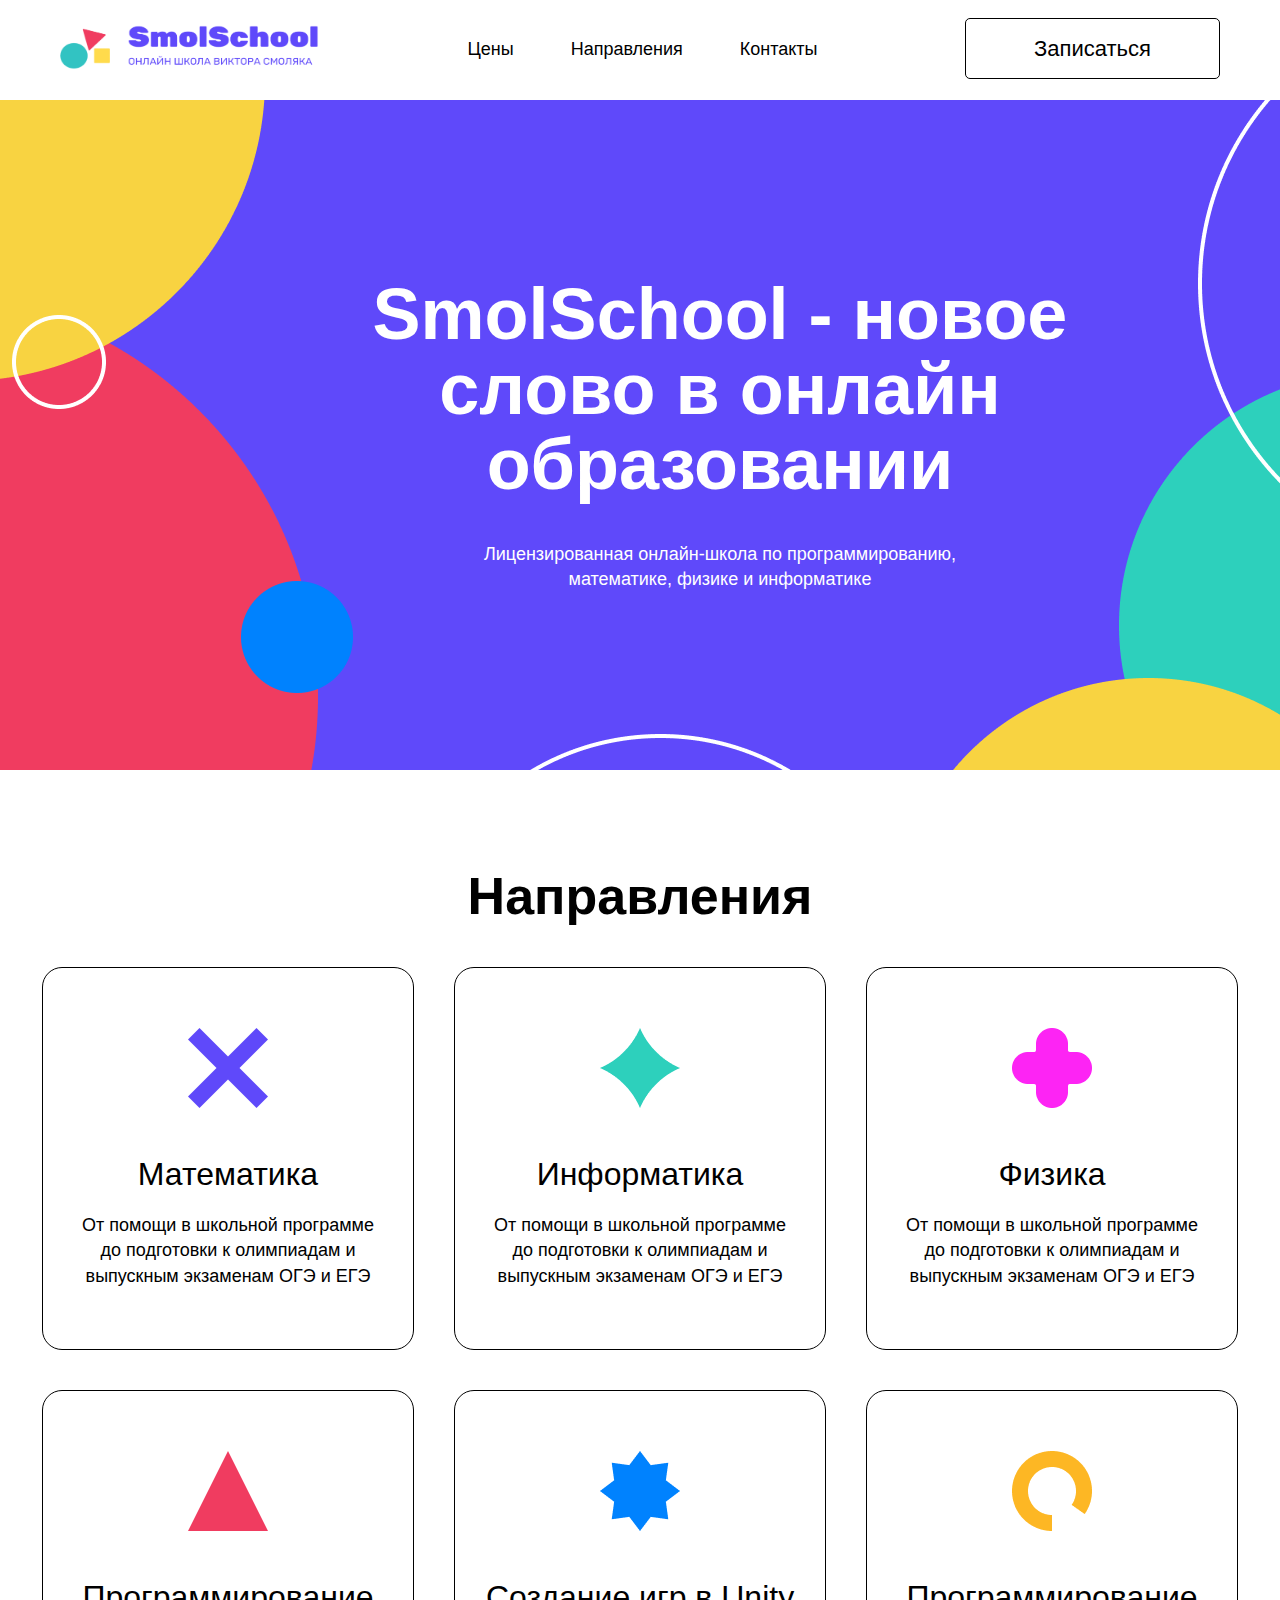
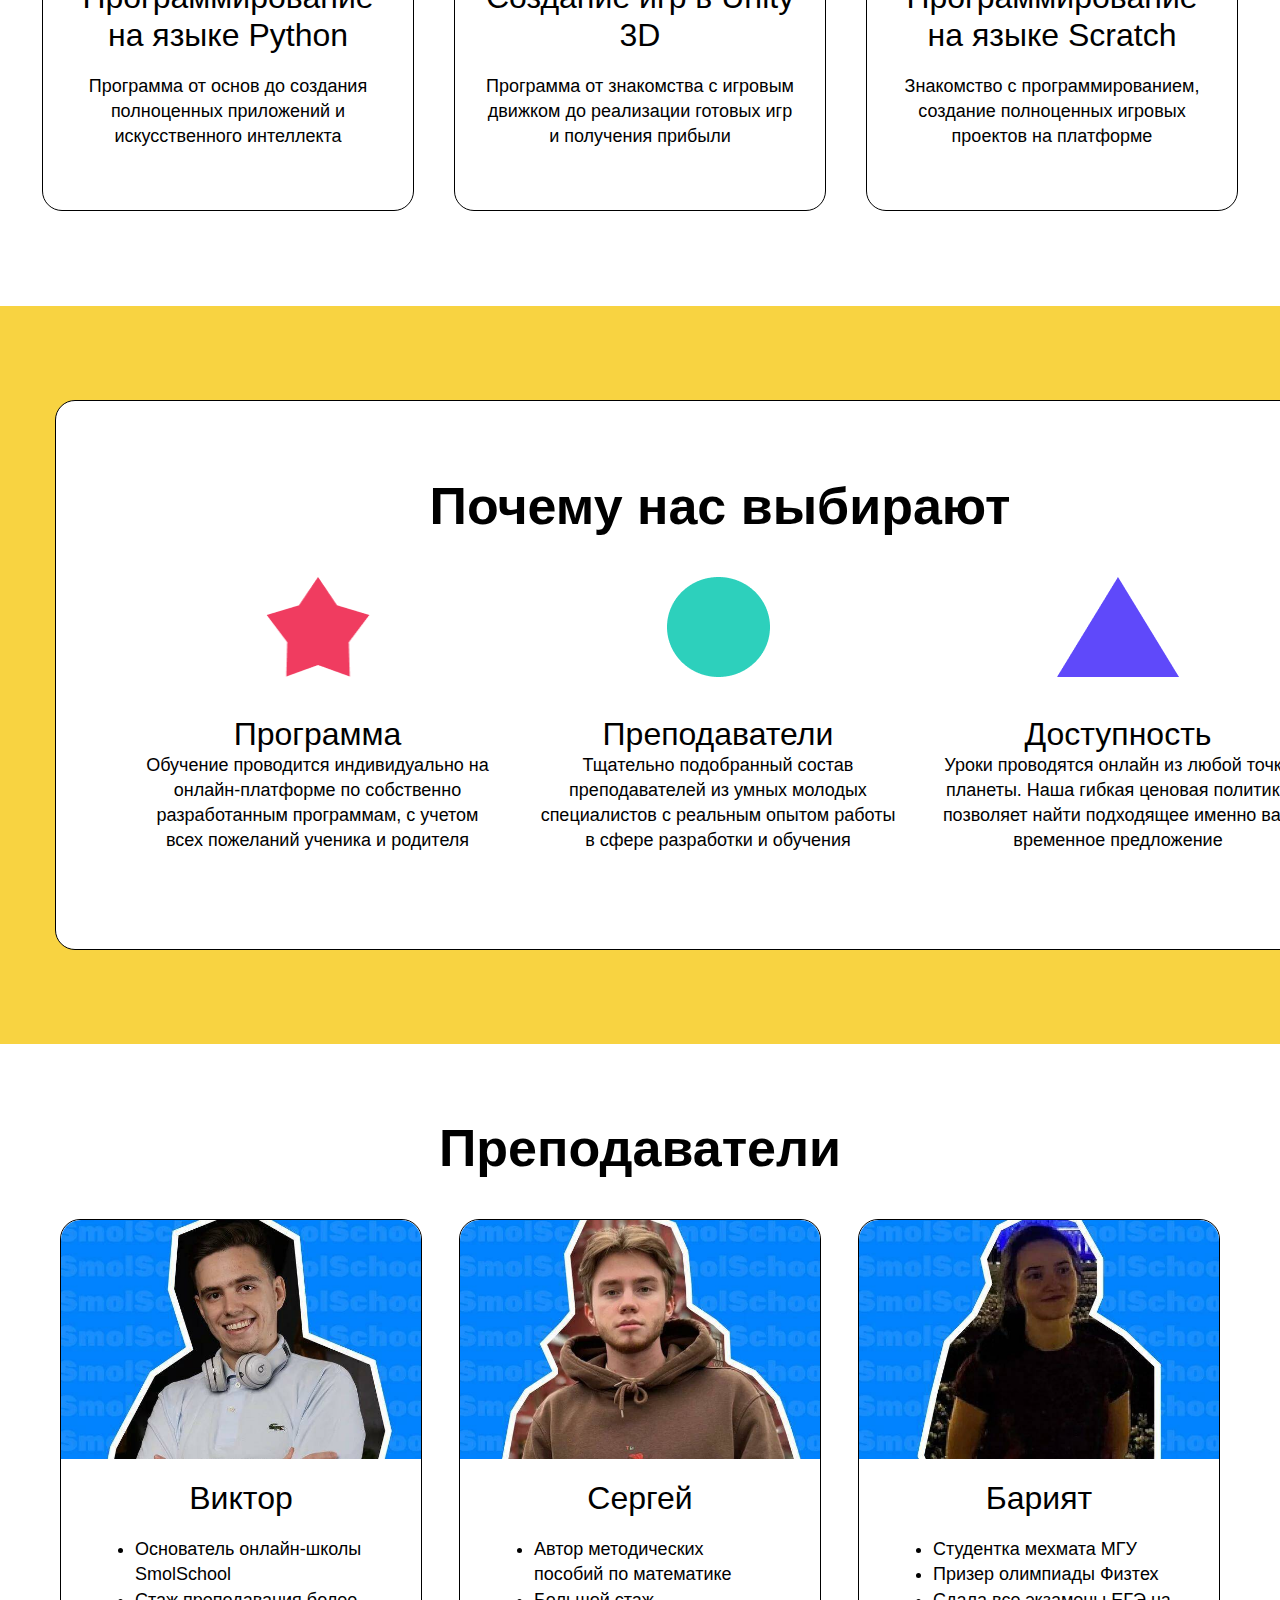
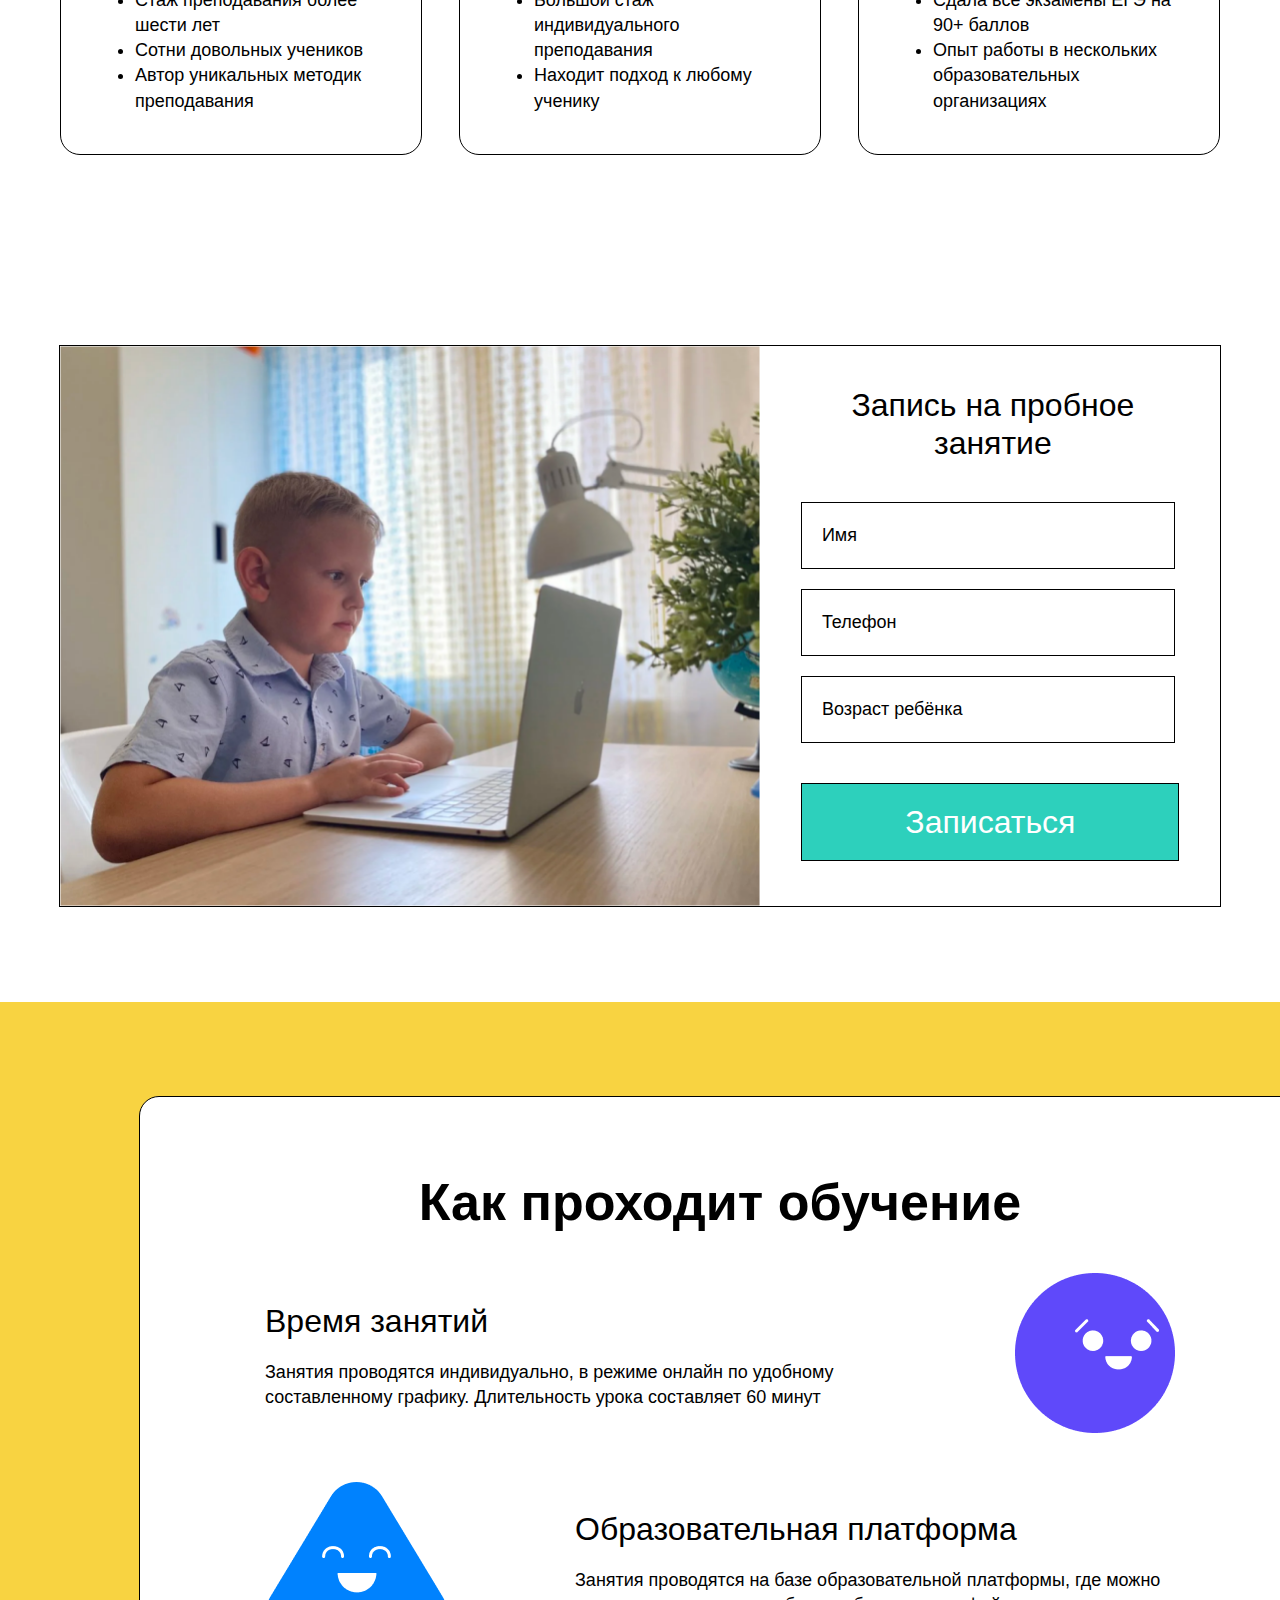
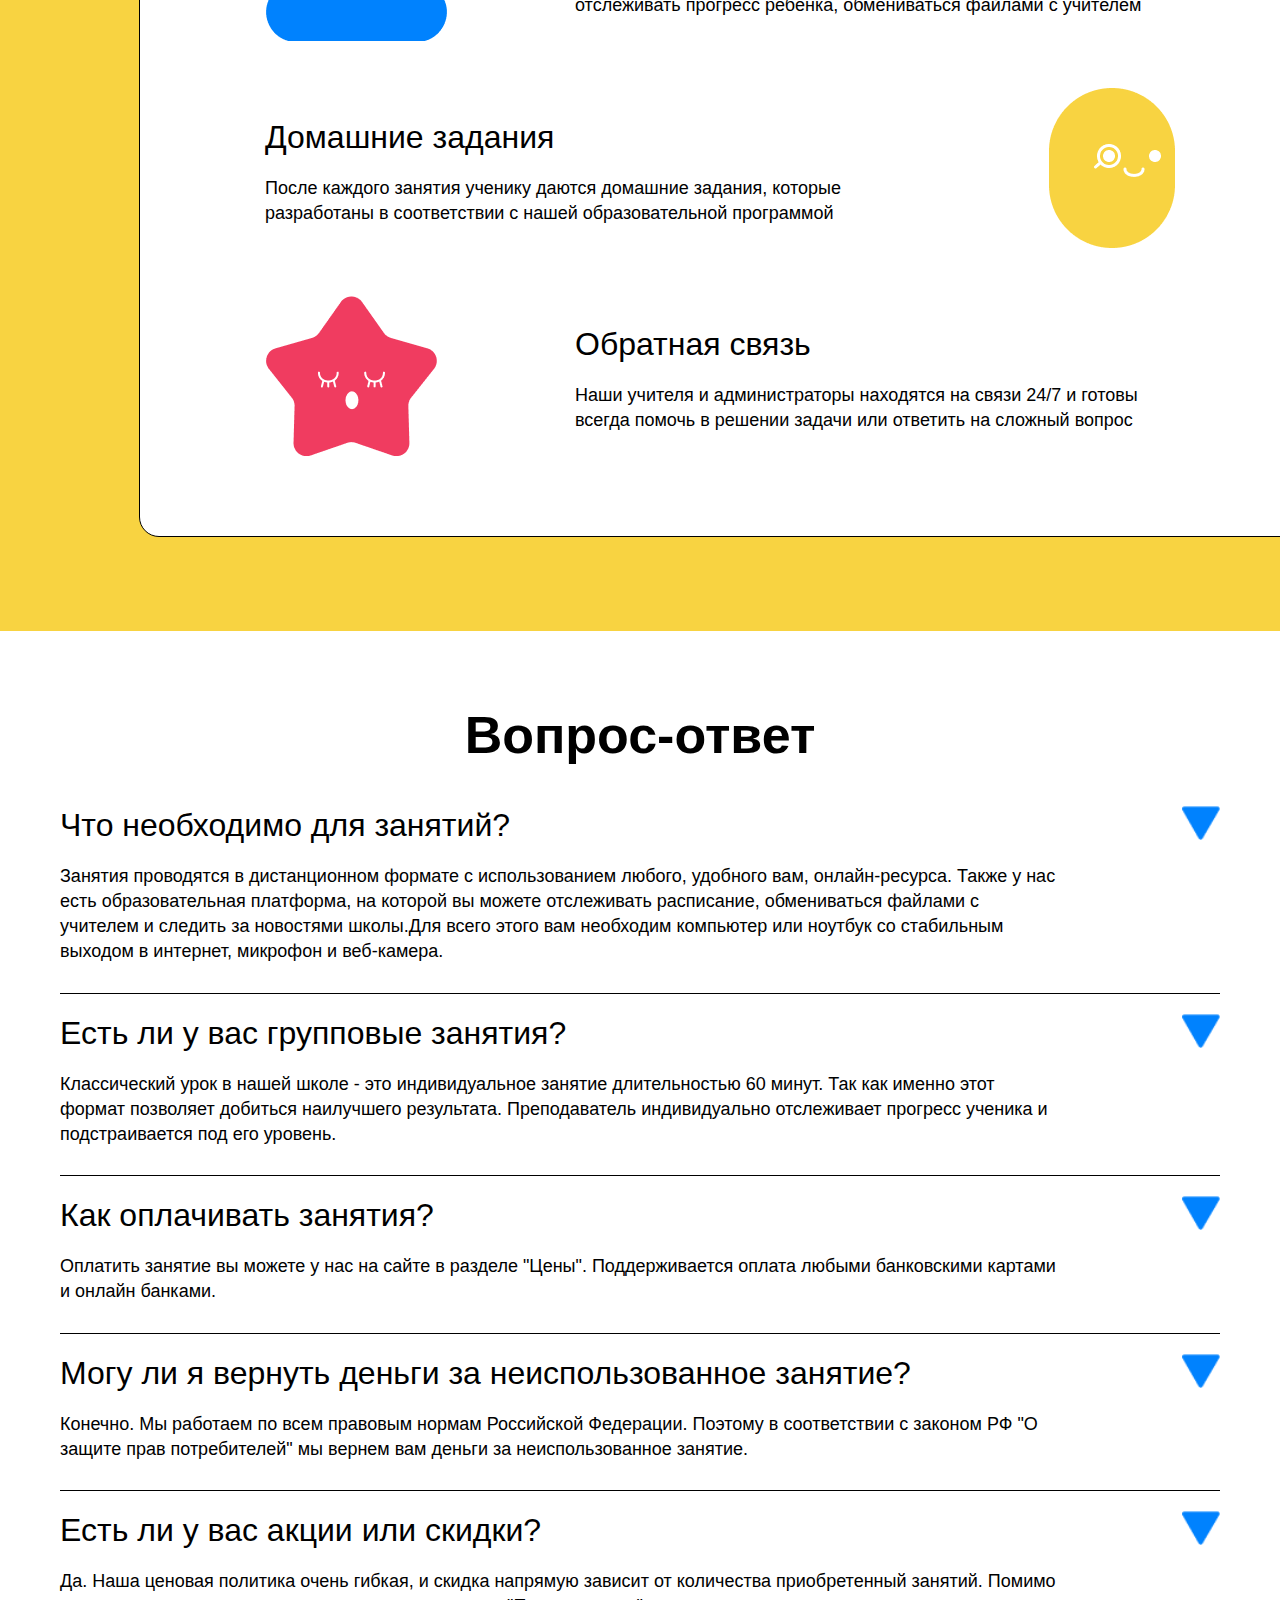
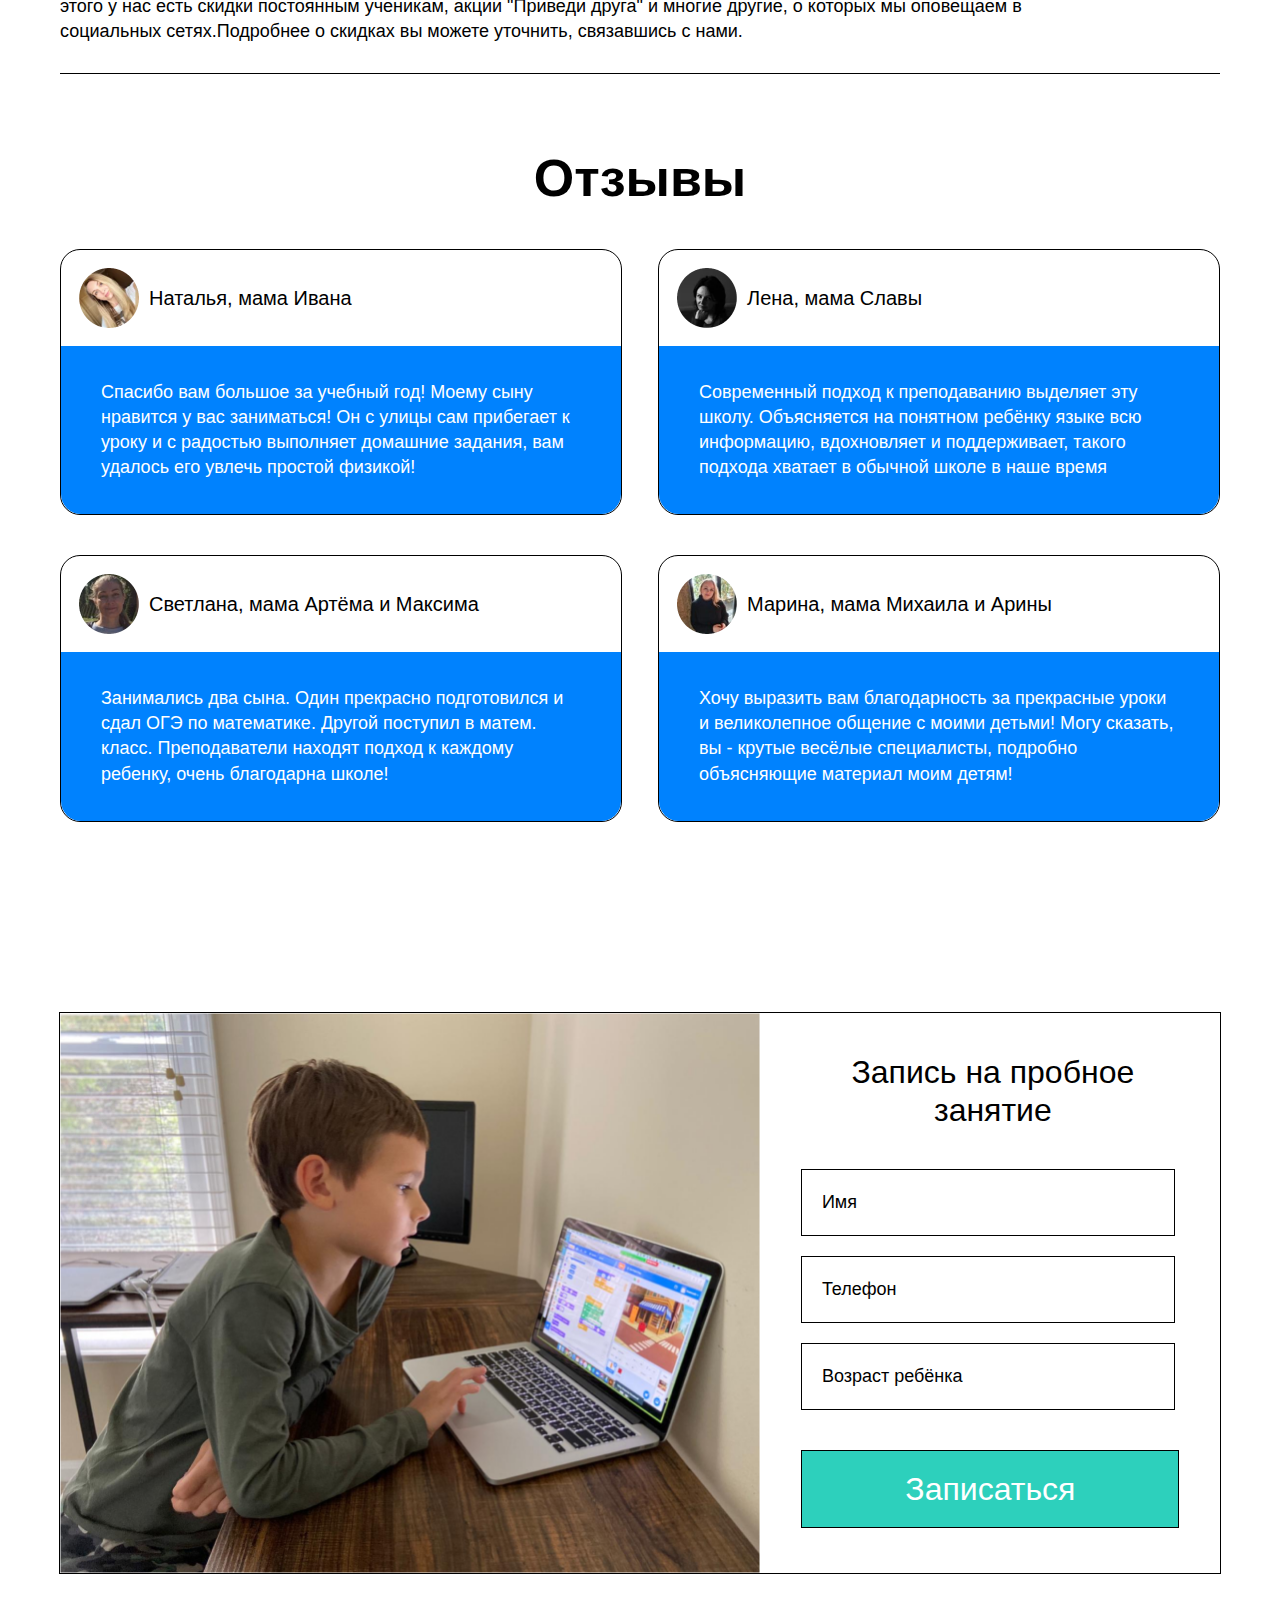
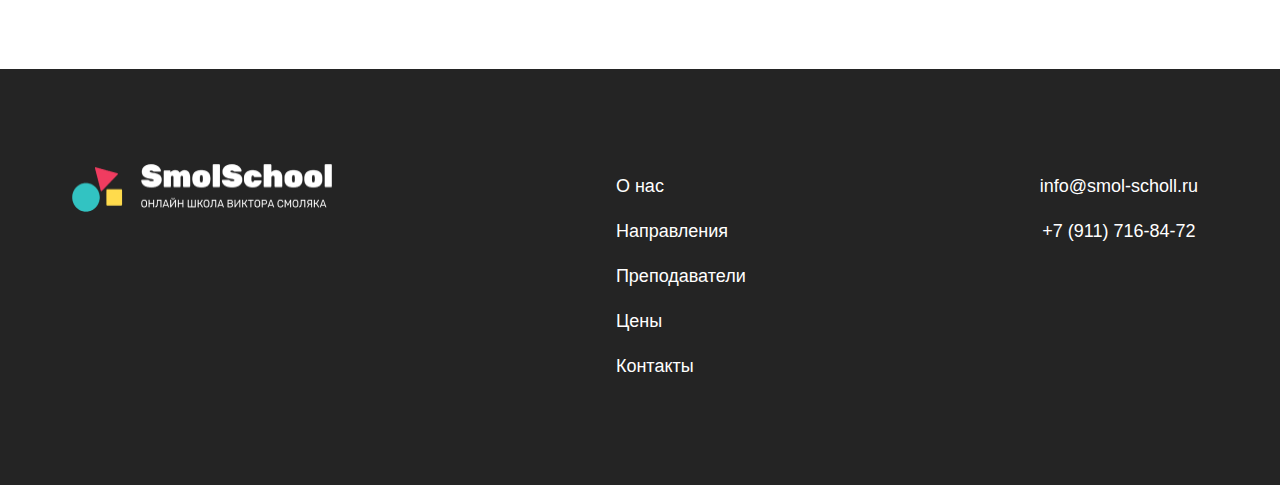
<file: index.html>
<!DOCTYPE html>
<html lang="ru">
<head>
    <meta charset="UTF-8">
    <meta http-equiv="X-UA-Compatible" content="IE=edge">
    <meta name="viewport" content="width=device-width, initial-scale=1.0">
    <title>Онлайн-школа SmolSchool</title>
    <link rel="shortcut icon" href="images/icon.png" type="image/png"> <!-- иконка во вкладке -->
    <link rel="stylesheet" href="styles.css" type="text/css">
</head> 

<body>

    <header>
        <div class="header_logotip_nav_button centering">
            
            <div>
                <a href="index.html"><img src="images/logotip.png" alt="logotip" class="logotip_header"></a>
            </div>

            <nav>
                <ul class="nav">
                    <li class="flex_item"><a href="price.html">Цены</a></li>
                    <li class="flex_item"><a href="directions.html">Направления</a></li>
                    <li class="flex_item"><a href="#contacts">Контакты</a></li>
                </ul>
            </nav>

            <div>
                <a href="404_error.html" class="button_1">Записаться</a>
            </div>

        </div>
    </header>



    <div>

        <div class="block_home_screen centering">
            <h1 class="item_home_screen">SmolSchool - новое слово в онлайн образовании</h1>
            <p class="item_home_screen">Лицензированная онлайн-школа по программированию, математике, физике и информатике</p>
        </div>
        


        <div class="between_blocks"></div>



        <div class="block_directions">

            <h2>Направления</h2>

            <div class="item_block_directions centering">

                <div class="element_block_directions">
                    <a href="404_error.html">
                        <div><img src="images/matem.png" alt="картинка для курса по математике" class="img_block_directions"></div>
                        <h3 class="h3_block_directions">Математика</h3>
                        <p>От помощи в школьной программе до подготовки к олимпиадам и выпускным экзаменам ОГЭ и ЕГЭ</p>
                    </a>
                </div>
                 
                <div class="element_block_directions">
                    <a href="404_error.html">
                        <div><img src="images/inform.png" alt="картинка для курса по информатике" class="img_block_directions"></div>
                        <h3 class="h3_block_directions">Информатика</h3>
                        <p>От помощи в школьной программе до подготовки к олимпиадам и выпускным экзаменам ОГЭ и ЕГЭ</p>
                    </a>
                </div>

                <div class="element_block_directions">
                    <a href="404_error.html">
                        <div><img src="images/fizika.png" alt="картинка для курса по физике" class="img_block_directions"></div>
                        <h3 class="h3_block_directions">Физика</h3>
                        <p>От помощи в школьной программе до подготовки к олимпиадам и выпускным экзаменам ОГЭ и ЕГЭ</p>
                    </a>
                </div>

                <div class="element_block_directions element_block_directions_margin_button">
                    <a href="404_error.html">
                        <div><img src="images/proga_python.png" alt="картинка для курса по программированию на Python" class="img_block_directions"></div>
                        <h3 class="h3_block_directions">Программирование на языке Python</h3>
                        <p>Программа от основ до создания полноценных приложений и искусственного интеллекта</p>
                    </a>
                </div>

                <div class="element_block_directions element_block_directions_margin_button">
                    <a href="404_error.html">
                        <div><img src="images/unity.png" alt="картинка для курса по Unity 3D" class="img_block_directions"></div>
                        <h3 class="h3_block_directions">Создание игр в Unity 3D</h3>
                        <p>Программа от знакомства с игровым движком до реализации готовых игр и получения прибыли</p>
                    </a>
                </div>

                <div class="element_block_directions element_block_directions_margin_button">
                    <a href="404_error.html">
                        <div><img src="images/proga_scratch.png" alt="картинка для курса по программированию на Scratch" class="img_block_directions"></div>
                        <h3 class="h3_block_directions">Программирование на языке Scratch</h3>
                        <p>Знакомство с программированием, создание полноценных игровых проектов на платформе</p>
                    </a>
                </div>

            </div>

        </div>



        <div class="between_blocks"></div>



        <div class="block_why_choose_us centering" id="about_us">

            <div class="block_inside_why_choose_us">

                <h2 class="h2_block_why_choose_us">Почему нас выбирают</h2>

                <div class="item_block_why_choose_us centering">

                    <div class="element_block_why_choose_us element_1">
                        <div><img src="images/star.png" alt="картинка для описания программы" class="img_block_why_choose_us_all img_block_why_choose_us_1"></div>
                        <h3 class="h3_block">Программа</h3>
                        <p>Обучение проводится индивидуально на онлайн-платформе по собственно разработанным программам, с учетом всех пожеланий ученика и родителя</p>
                    </div>

                    <div class="element_block_why_choose_us element_2_3">
                        <div><img src="images/ellipse.png" alt="картинка для описания преподавателей" class="img_block_why_choose_us_all img_block_why_choose_us_2"></div>
                        <h3 class="h3_block">Преподаватели</h3>
                        <p>Тщательно подобранный состав преподавателей из умных молодых специалистов с реальным опытом работы в сфере разработки и обучения</p>
                    </div>

                    <div class="element_block_why_choose_us element_2_3">
                        <div><img src="images/triangle.png" alt="картинка для описания доступности" class="img_block_why_choose_us_all img_block_why_choose_us_3"></div>
                        <h3 class="h3_block">Доступность</h3>
                        <p>Уроки проводятся онлайн из любой точки планеты. Наша гибкая ценовая политика позволяет найти подходящее именно вам временное предложение</p>
                    </div>

                </div>

            </div>

        </div>
        


        <div class="between_blocks_with_text"></div>



        <div class="block_teachers" id="teachers">

            <h2>Преподаватели</h2>

            <div class="item_block_teachers centering">

                <div class="element_block_teachers">
                    <img src="images/victor.jfif" alt="фото преподавателя Виктора" class="img_block_teachers">
                    <h3 class="h3_block_teachers">Виктор</h3>
                    <div class="ul_block_teachers">
                        <ul>
                            <li>Основатель онлайн-школы SmolSchool</li>
                            <li>Стаж преподавания более шести лет</li>
                            <li>Сотни довольных учеников</li>
                            <li>Автор уникальных методик преподавания</li>
                        </ul>
                    </div>
                </div>

                <div class="element_block_teachers">
                    <img src="images/sergey.jfif" alt="фото преподавателя Сергея" class="img_block_teachers">
                    <h3 class="h3_block_teachers">Сергей</h3>
                    <div class="ul_block_teachers">
                        <ul>
                            <li>Автор методических пособий по математике</li>
                            <li>Большой стаж индивидуального преподавания</li>
                            <li>Находит подход к любому ученику</li>

                        </ul>
                    </div>                    
                </div>

                <div class="element_block_teachers">
                    <img src="images/bariyat.jfif" alt="фото преподавателя Барият" class="img_block_teachers">
                    <h3 class="h3_block_teachers">Барият</h3>
                    <div class="ul_block_teachers">
                        <ul>
                            <li>Студентка мехмата МГУ</li>
                            <li>Призер олимпиады Физтех</li>
                            <li>Сдала все экзамены ЕГЭ на 90+ баллов</li>
                            <li>Опыт работы в нескольких образовательных организациях</li>
                        </ul>
                    </div>
                </div>

            </div>

        </div>



        <div class="between_blocks"></div>
        <div class="between_blocks"></div>



        <div class="block_application centering">

            <img src="images/boys_application_1.png" alt="картинка на блок с записью на курс">

            <div class="item_block_application">

                <h3 class="h3_block_application">Запись на пробное занятие</h3>

                <div class="input_field_block_application">
                    <p>Имя</p>
                </div>

                <div class="input_field_block_application">
                    <p>Телефон</p>
                </div>

                <div class="input_field_block_application">
                    <p>Возраст ребёнка</p>
                </div>

                <a href="404_error.html" class="button_2">Записаться</a>

            </div>

        </div>



        <div class="between_blocks"></div>



        <div class="block_how_training centering">

            <div class="block_inside_how_training">

                <h2 class="h2_block_why_choose_us">Как проходит обучение</h2>

                <div class="item_block_how_training centering">

                    <div class="element_block_how_training">

                        <div class="text_element_block_how_training">
                            <h3 class="h3_block_how_training">Время занятий</h3>
                            <p>Занятия проводятся индивидуально, в режиме онлайн по удобному составленному графику. Длительность урока составляет 60 минут</p>
                        </div>
                        <div><img src="images/smile_1.png" alt="улыбающийся круг"></div>
                        
                    </div>

                    <div class="element_block_how_training">
                        
                        <div><img src="images/smile_2.png" alt="улыбающийся треугольник"></div>
                        <div class="text_element_block_how_training">
                            <h3 class="h3_block_how_training">Образовательная платформа</h3>
                            <p>Занятия проводятся на базе образовательной платформы, где можно отслеживать прогресс ребенка, обмениваться файлами с учителем</p>
                        </div>
                                                
                    </div>

                    <div class="element_block_how_training">
                        
                        <div class="text_element_block_how_training">
                            <h3 class="h3_block_how_training">Домашние задания</h3>
                            <p>После каждого занятия ученику даются домашние задания, которые разработаны в соответствии с нашей образовательной программой</p>
                        </div>
                        <div><img src="images/smile_3.png" alt="улыбающийся овал"></div>
                        
                    </div>

                    <div class="element_block_how_training">
                        
                        <div><img src="images/smile_4.png" alt="улыбающаяся звезда"></div>
                        <div class="text_element_block_how_training">
                            <h3 class="h3_block_how_training">Обратная связь</h3>
                            <p>Наши учителя и администраторы находятся на связи 24/7 и готовы всегда помочь в решении задачи или ответить на сложный вопрос</p>
                        </div>
                                                
                    </div>

                </div>

            </div>

        </div>



        <div class="between_blocks_with_text"></div>



        <div class="block_question_answer">

            <h2>Вопрос-ответ</h2>

            <div class="item_block_question_answer centering">

                <div class="element_block_question_answer">
                    <div>
                        <h3>Что необходимо для занятий?</h3>
                        <p class="p__block_question_answer">Занятия проводятся в дистанционном формате с использованием любого, удобного вам, онлайн-ресурса. Также у нас есть образовательная платформа, на которой вы можете отслеживать расписание, обмениваться файлами с учителем и следить за новостями школы.Для всего этого вам необходим компьютер или ноутбук со стабильным выходом в интернет, микрофон и веб-камера.</p>
                    </div>
                    <img src="images/triangle_mini.png" alt="стрелочка" class="img_block_question_answer">
                </div>

                <div class="element_block_question_answer indent_block_question_answer">
                    <div>
                        <h3>Есть ли у вас групповые занятия?</h3>
                        <p class="p__block_question_answer">Классический урок в нашей школе - это индивидуальное занятие длительностью 60 минут. Так как именно этот формат позволяет добиться наилучшего результата. Преподаватель индивидуально отслеживает прогресс ученика и подстраивается под его уровень.</p>
                    </div>
                    <img src="images/triangle_mini.png" alt="стрелочка" class="img_block_question_answer">
                </div>

                <div class="element_block_question_answer indent_block_question_answer">
                    <div>
                        <h3>Как оплачивать занятия?</h3>
                        <p class="p__block_question_answer">Оплатить занятие вы можете у нас на сайте в разделе "Цены". Поддерживается оплата любыми банковскими картами и онлайн банками.</p>
                    </div>
                    <img src="images/triangle_mini.png" alt="стрелочка" class="img_block_question_answer">
                </div>

                <div class="element_block_question_answer indent_block_question_answer">
                    <div>
                        <h3>Могу ли я вернуть деньги за неиспользованное занятие?</h3>
                        <p class="p__block_question_answer">Конечно. Мы работаем по всем правовым нормам Российской Федерации. Поэтому в соответствии с законом РФ "О защите прав потребителей" мы вернем вам деньги за неиспользованное занятие.</p>
                    </div>
                    <img src="images/triangle_mini.png" alt="стрелочка" class="img_block_question_answer">
                </div>

                <div class="element_block_question_answer indent_block_question_answer">
                    <div>
                        <h3>Есть ли у вас акции или скидки?</h3>
                        <p class="p__block_question_answer">Да. Наша ценовая политика очень гибкая, и скидка напрямую зависит от количества приобретенный занятий. Помимо этого у нас есть скидки постоянным ученикам, акции "Приведи друга" и многие другие, о которых мы оповещаем в социальных сетях.Подробнее о скидках вы можете уточнить, связавшись с нами.</p>
                    </div>
                    <img src="images/triangle_mini.png" alt="стрелочка" class="img_block_question_answer">
                </div>

            </div>


        </div>



        <div class="between_blocks_with_text "></div>


        <div>

            <h2>Отзывы</h2>

            <div class="item_block_feedback centering">

                <div class="element_block_feedback element_block_feedback_1_line">

                    <div class="signature_block_feedback">
                        <img src="images/mama_1.png" alt="фото Натальи, мамы Ивана">
                        <p class="p_signature_block_feedback">Наталья, мама Ивана</p>
                    </div>
                    <p class="p_element_block_feedback">Спасибо вам большое за учебный год! Моему сыну  нравится у вас заниматься! Он с улицы сам прибегает к уроку и с радостью выполняет домашние задания, вам удалось его увлечь простой физикой!</p>

                </div>

                <div class="element_block_feedback element_block_feedback_1_line">

                    <div class="signature_block_feedback">
                        <img src="images/mama_2.png" alt="фото Лены, мамы Славы">
                        <p class="p_signature_block_feedback">Лена, мама Славы</p>
                    </div>
                    <p class="p_element_block_feedback">Современный подход к преподаванию выделяет эту школу. Объясняется на понятном ребёнку языке всю информацию, вдохновляет и поддерживает, такого подхода хватает в обычной школе в наше время</p>

                </div>

                <div class="element_block_feedback">

                    <div class="signature_block_feedback">
                        <img src="images/mama_3.png" alt="фото Светланы, мамы Артёма и Максима">
                        <p class="p_signature_block_feedback">Светлана, мама Артёма и Максима</p>
                    </div>
                    <p class="p_element_block_feedback">Занимались два сына. Один прекрасно подготовился и сдал ОГЭ по математике. Другой поступил в матем. класс. Преподаватели находят подход к каждому ребенку, очень благодарна школе!</p>

                </div>

                <div class="element_block_feedback">

                    <div class="signature_block_feedback">
                        <img src="images/mama_4.png" alt="фото Марины, мамы Михаила и Арины">
                        <p class="p_signature_block_feedback">Марина, мама Михаила и Арины</p>
                    </div>
                    <p class="p_element_block_feedback">Хочу выразить вам благодарность за прекрасные уроки и великолепное общение с моими детьми! Могу сказать, вы - крутые весёлые специалисты, подробно объясняющие материал моим детям!</p>

                </div>
                
            </div>

        </div>



        <div class="between_blocks"></div>
        <div class="between_blocks"></div>



        <div class="block_application centering">

            <img src="images/boys_application_2.png" alt="картинка на блок с записью на курс">

            <div class="item_block_application">

                <h3 class="h3_block_application">Запись на пробное занятие</h3>

                <div class="input_field_block_application">
                    <p>Имя</p>
                </div>

                <div class="input_field_block_application">
                    <p>Телефон</p>
                </div>

                <div class="input_field_block_application">
                    <p>Возраст ребёнка</p>
                </div>

                <a href="404_error.html" class="button_2">Записаться</a>

            </div>

        </div>



        <div class="between_blocks"></div>



    </div>

    <footer>

        <div class="footer centering">
            <div>
                <a href="index.html"><img src="images/logotip_white.png" alt="logotip" class="logotip_header"></a>
            </div>
    
            <div>
                <ul class="nav_footer alignment_footer">
                    <li class="flex_item_footer"><a href="#about_us" class="white_text">О нас</a></li>
                    <li class="flex_item_footer"><a href="directions.html"class="white_text">Направления</a></li>
                    <li class="flex_item_footer"><a href="#teachers"class="white_text">Преподаватели</a></li>
                    <li class="flex_item_footer"><a href="price.html"class="white_text">Цены</a></li>
                    <li class="flex_item_footer"><a href="#contacts"class="white_text">Контакты</a></li>
                </ul>
            </div>
    
            <div>
                <ul class="nav_footer" id="contacts">
                    <li class="flex_item"><a href="mailto:info@smol-scholl.ru"class="white_text">info@smol-scholl.ru</a></li>
                    <li class="flex_item"><a href="tel:+79117168472"class="white_text">+7 (911) 716-84-72</a></li>
                </ul>
            </div>
        </div>

    </footer>

</body>

</html>
</file>
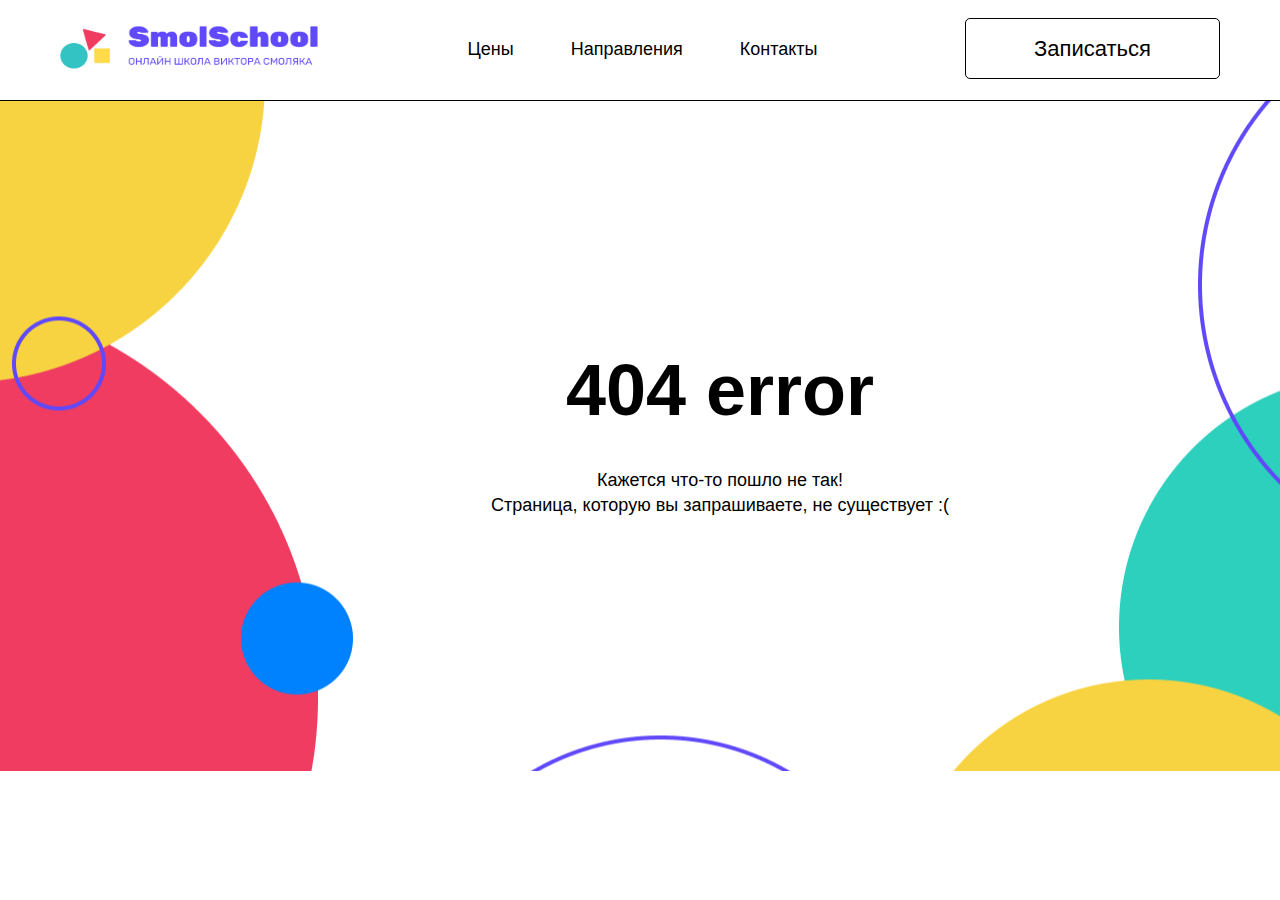
<file: 404_error.html>
<!DOCTYPE html>
<html lang="ru">
<head>
    <meta charset="UTF-8">
    <meta http-equiv="X-UA-Compatible" content="IE=edge">
    <meta name="viewport" content="width=device-width, initial-scale=1.0">
    <title>404 error онлайн-школа SmolSchool</title>
    <link rel="shortcut icon" href="images/icon.png" type="image/png">
    <link rel="stylesheet" href="styles.css" type="text/css">
    <link rel="stylesheet" href="styles_404_error.css" type="text/css">
</head>

<body>

    <header>
        <div class="header_logotip_nav_button centering">
            
            <div>
                <a href="index.html"><img src="images/logotip.png" alt="logotip" class="logotip_header"></a>
            </div>

            <nav>
                <ul class="nav">
                    <li class="flex_item"><a href="price.html">Цены</a></li>
                    <li class="flex_item"><a href="directions.html">Направления</a></li>
                    <li class="flex_item"><a href="404_error.html">Контакты</a></li>
                </ul>
            </nav>

            <div>
                <a href="404_error.html" class="button_1">Записаться</a>
            </div>

        </div>
    </header>



    <div class="block_home_screen centering block_home_screen_404_error">
        <h1 class="item_home_screen">404 error</h1>
        <p class="item_home_screen">Кажется что-то пошло не так! <br> Страница, которую вы запрашиваете, не существует :(</p>
    </div>


    
    
</body>
</html>
</file>
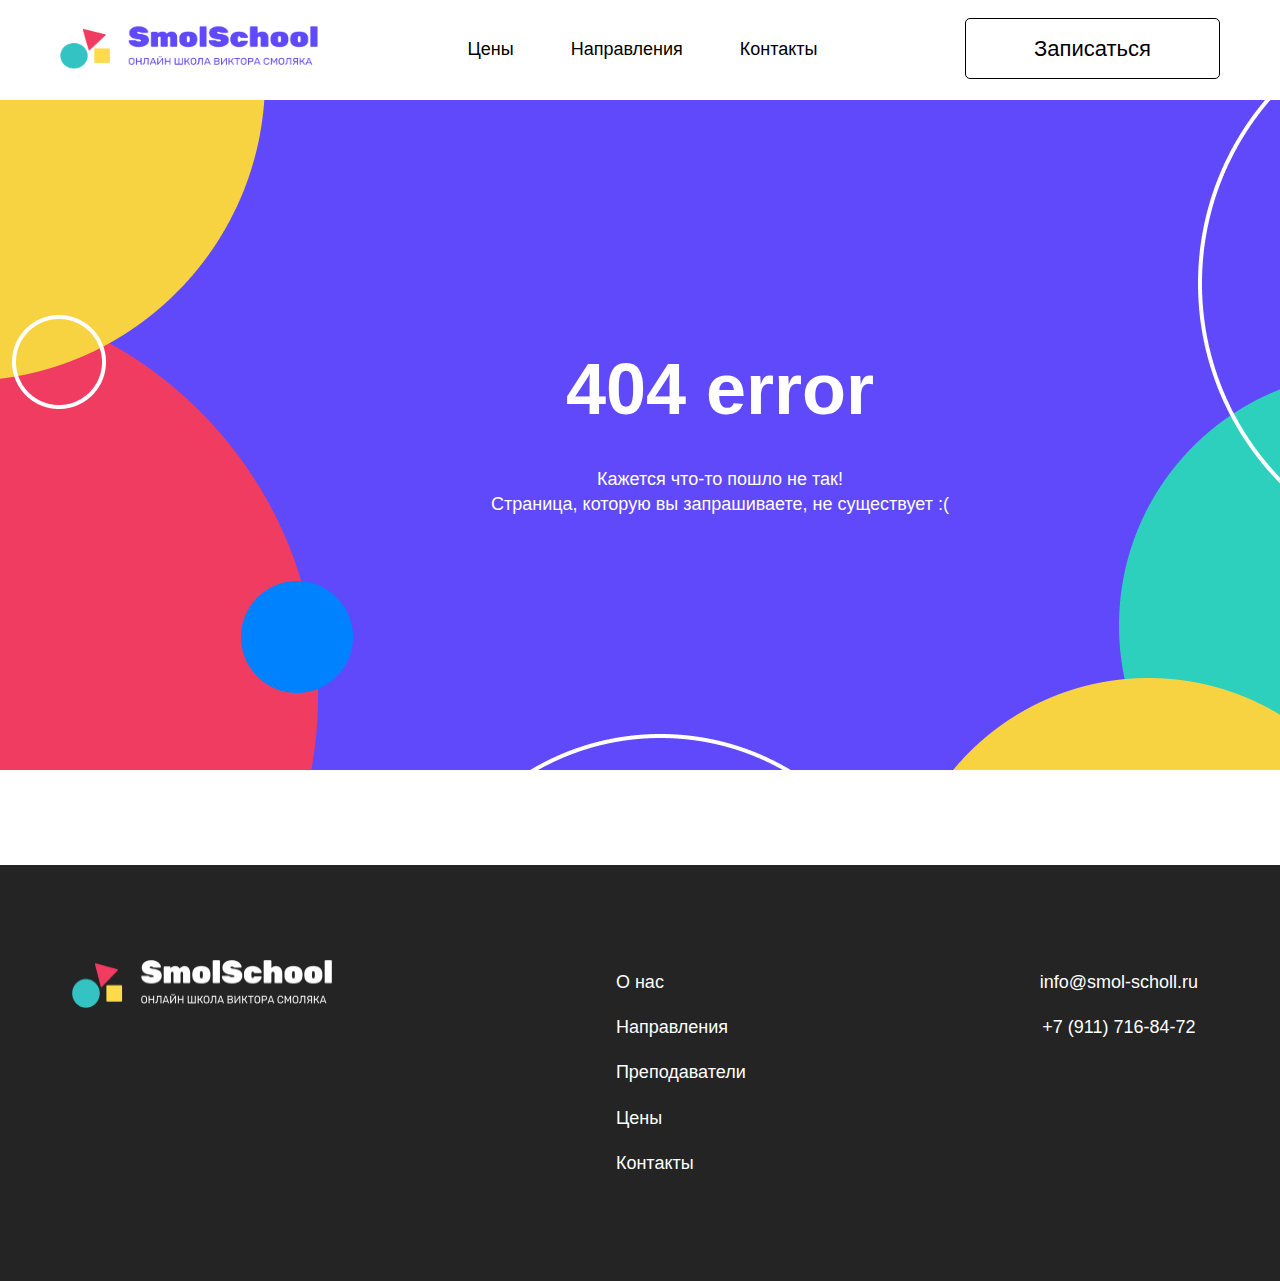
<file: 404_error1.html>
﻿<!DOCTYPE html>
<html lang="ru">
<head>
    <meta charset="UTF-8">
    <meta http-equiv="X-UA-Compatible" content="IE=edge">
    <meta name="viewport" content="width=device-width, initial-scale=1.0">
    <title>Онлайн-школа SmolSchool</title>
    <link rel="shortcut icon" href="images/icon.png" type="image/png"> <!-- иконка во вкладке -->
    <link rel="stylesheet" href="styles.css" type="text/css">
</head>

<body>

    <header>
        <div class="header_logotip_nav_button centering">

            <div>
                <a href="index.html"><img src="images/logotip.png" alt="logotip" class="logotip_header"></a>
            </div>

            <nav>
                <ul class="nav">
                    <li class="flex_item"><a href="404_error1.html">Цены</a></li>
                    <li class="flex_item"><a href="404_error1.html">Направления</a></li>
                    <li class="flex_item"><a href="#contacts">Контакты</a></li>
                </ul>
            </nav>

            <div>
                <a href="404_error1.html" class="button_1">Записаться</a>
            </div>

        </div>
    </header>



    <div>

        <div class="block_home_screen centering">
            <h1 class="item_home_screen">404 error</h1>
            <p class="item_home_screen">Кажется что-то пошло не так! <br> Страница, которую вы запрашиваете, не существует :(</p>
        </div>



        <div class="between_blocks"></div>



    <footer>

        <div class="footer centering">
            <div>
                <a href="index.html"><img src="images/logotip_white.png" alt="logotip" class="logotip_header"></a>
            </div>

            <div>
                <ul class="nav_footer alignment_footer">
                    <li class="flex_item_footer"><a href="#" class="white_text">О нас</a></li>
                    <li class="flex_item_footer"><a href="#" class="white_text">Направления</a></li>
                    <li class="flex_item_footer"><a href="#" class="white_text">Преподаватели</a></li>
                    <li class="flex_item_footer"><a href="#" class="white_text">Цены</a></li>
                    <li class="flex_item_footer"><a href="#" class="white_text">Контакты</a></li>
                </ul>
            </div>

            <div>
                <ul class="nav_footer" id="contacts">
                    <li class="flex_item"><a href="mailto:info@smol-scholl.ru" class="white_text">info@smol-scholl.ru</a></li>
                    <li class="flex_item"><a href="tel:+79117168472" class="white_text">+7 (911) 716-84-72</a></li>
                </ul>
            </div>
        </div>

    </footer>

</body>

</html>
</file>
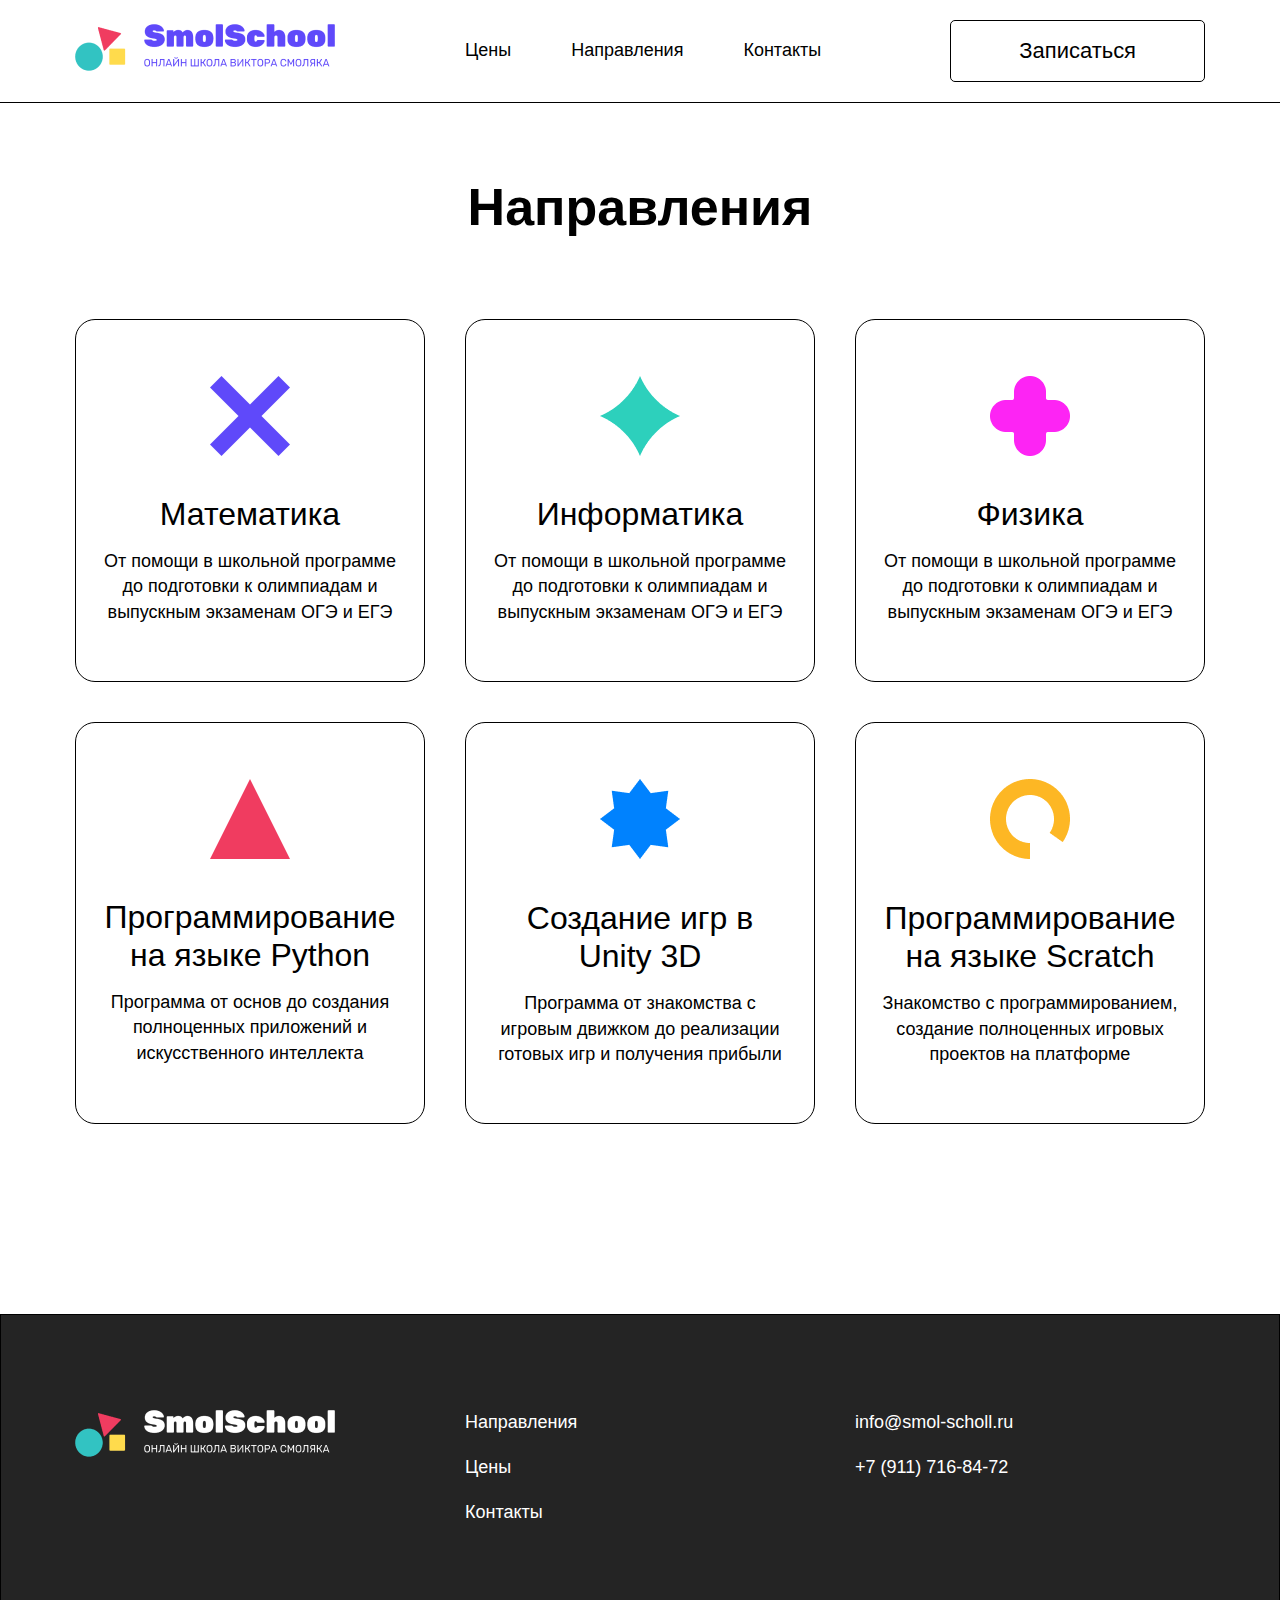
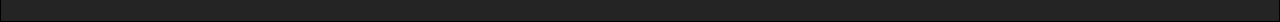
<file: directions.html>
<!DOCTYPE html>
<html lang="ru">
<head>
    <meta charset="UTF-8">
    <meta http-equiv="X-UA-Compatible" content="IE=edge">
    <meta name="viewport" content="width=device-width, initial-scale=1.0">
    <title>Направления онлайн-школы SmolSchool</title>
    <link rel="shortcut icon" href="images/icon.png" type="image/png">
    <link rel="stylesheet" href="styles_directions.css" type="text/css">
</head>

<body>

    <header class="block_directions_and_header centering">

        <div>
            <a href="index.html"><img src="images/logotip_mini.png" alt="logotip"></a>
        </div>
        
        <nav>
            <ul class="nav_header">
                <li class="nav_header_li_1"><a href="price.html">Цены</a></li>
                <li><a href="directions.html">Направления</a></li>
                <li><a href="#contacts">Контакты</a></li>
            </ul>
        </nav>

        <div class="button_element_block_header_logotip_nav_button">
            <a href="404_error.html" class="button_1">Записаться</a>
        </div>
        
    </header>



    <h2>Направления</h2>



    <div class="block_directions_and_header">

        <div class="element_block_directions">
            <a href="404_error.html">
                <img src="images/matem.png" alt="картинка для курса по математике">
                <h3 class="h3_element_block_directions">Математика</h3>
                <p>От помощи в школьной программе до подготовки к олимпиадам и выпускным экзаменам ОГЭ и ЕГЭ</p>
            </a>
        </div>

        <div class="element_block_directions">
            <a href="404_error.html">
                <img src="images/inform.png" alt="картинка для курса по информатике">
                <h3 class="h3_element_block_directions">Информатика</h3>
                <p>От помощи в школьной программе до подготовки к олимпиадам и выпускным экзаменам ОГЭ и ЕГЭ</p>                
            </a>
        </div>

        <div class="element_block_directions">
            <a href="404_error.html">
                <img src="images/fizika.png" alt="картинка для курса по физике">
                <h3 class="h3_element_block_directions">Физика</h3>
                <p>От помощи в школьной программе до подготовки к олимпиадам и выпускным экзаменам ОГЭ и ЕГЭ</p>
            </a>

        </div>

        <div class="element_block_directions">
            <a href="404_error.html">
                <img src="images/proga_python.png" alt="картинка для курса по программированию на Python">
                <h3 class="h3_element_block_directions">Программирование на языке Python</h3>
                <p>Программа от основ до создания полноценных приложений и искусственного интеллекта</p>                
            </a>

        </div>

        <div class="element_block_directions big_element_block_directions">
            <a href="404_error.html">
                <img src="images/unity.png" alt="картинка для курса по Unity 3D">
                <h3 class="h3_element_block_directions">Создание игр в Unity 3D</h3>
                <p>Программа от знакомства с игровым движком до реализации готовых игр и получения прибыли</p>                
            </a>

        </div>

        <div class="element_block_directions big_element_block_directions">
            <a href="404_error.html">
                <img src="images/proga_scratch.png" alt="картинка для курса по программированию на Scratch">
                <h3 class="h3_element_block_directions">Программирование на языке Scratch</h3>
                <p>Знакомство с программированием, создание полноценных игровых проектов на платформе</p>                
            </a>

        </div>
    </div>



    <footer class="block_directions_and_header end">
        
        <div>
            <a href="index.html"><img src="images/logotip_white.png" alt="logotip"></a>
        </div>
        
        <nav>
            <ul class="nav_footer">
                <li class="li_nav_footer"><a href="directions.html" class="white_text">Направления</a></li>
                <li class="li_nav_footer"><a href="price.html" class="white_text">Цены</a></li>
                <li class="li_nav_footer"><a href="#contacts" class="white_text">Контакты</a></li>
            </ul>
        </nav>

        <ul class="nav_footer" id="contacts">
            <li class="li_nav_footer"><a href="mailto:info@smol-scholl.ru" class="white_text">info@smol-scholl.ru</a></li>
            <li class="li_nav_footer"><a href="tel:+79117168472" class="white_text">+7 (911) 716-84-72</a></li>
        </ul>

    </footer>

</body>
</html>
</file>
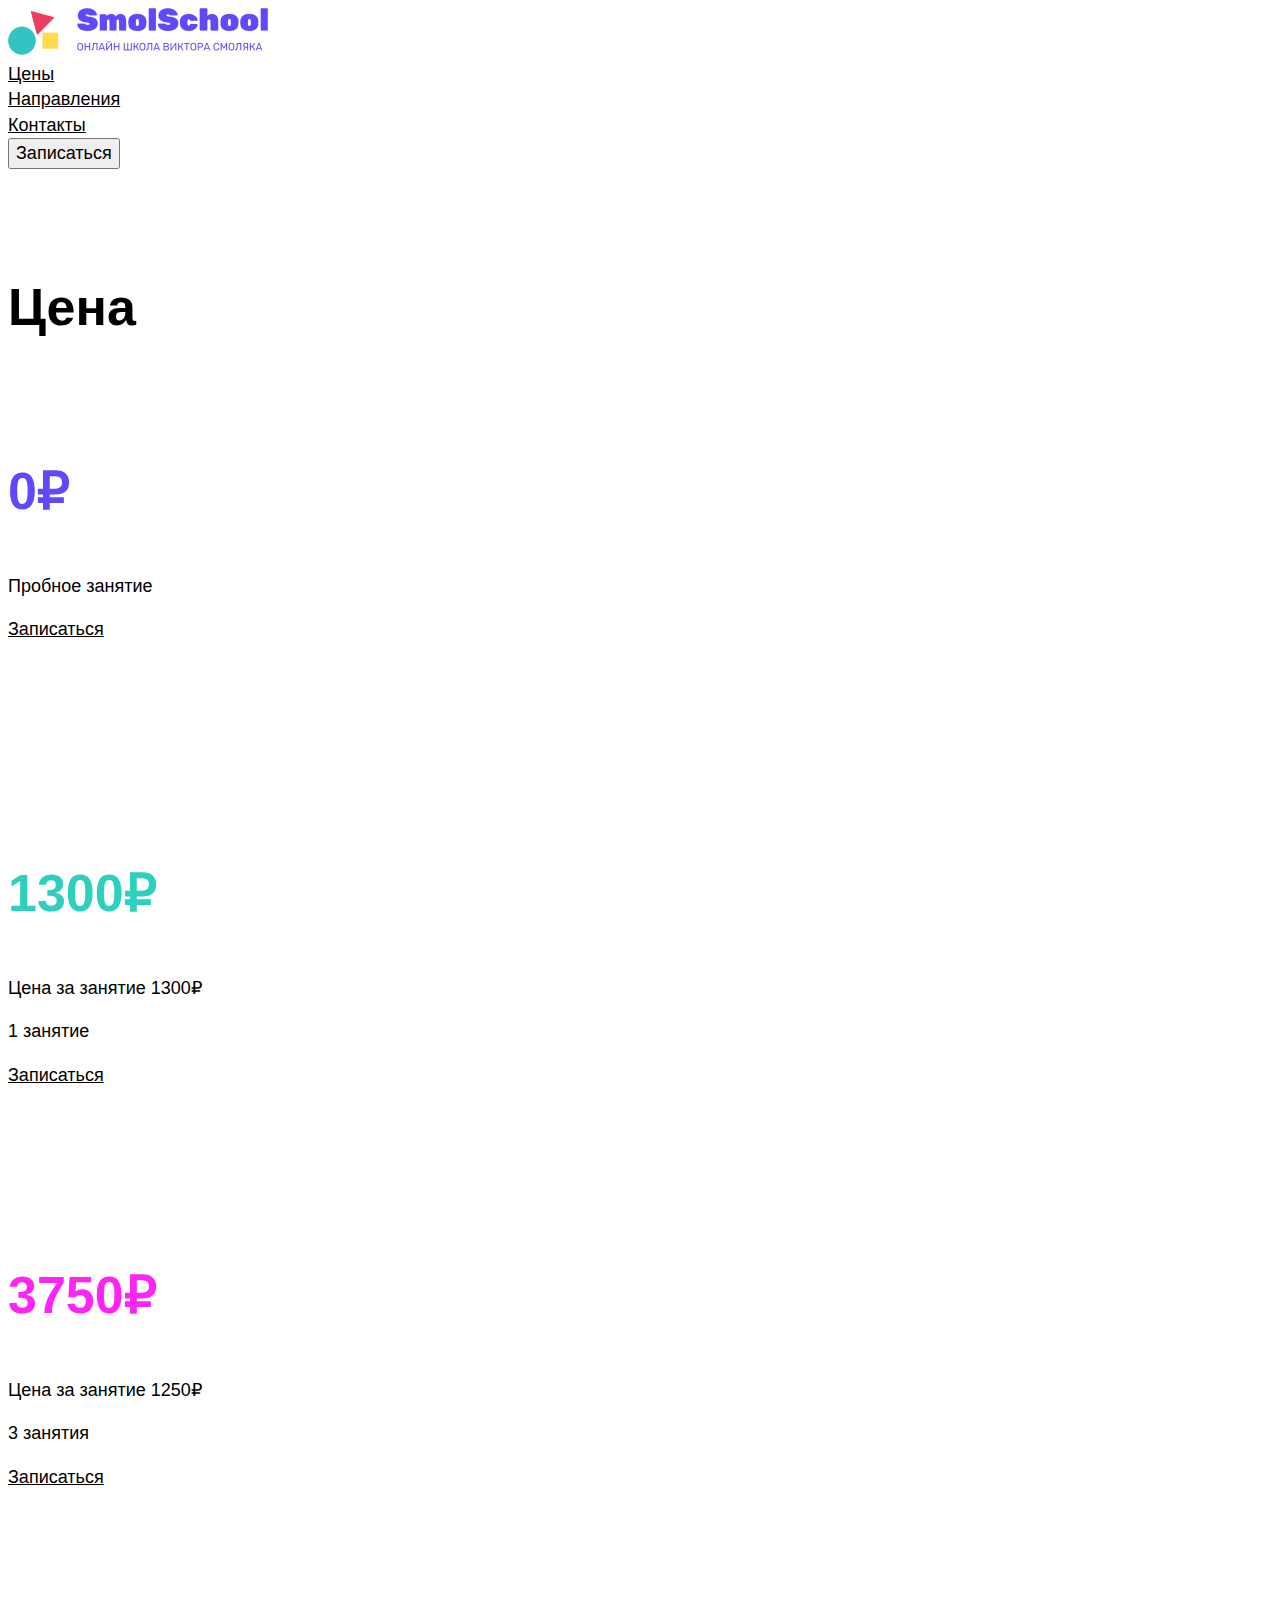
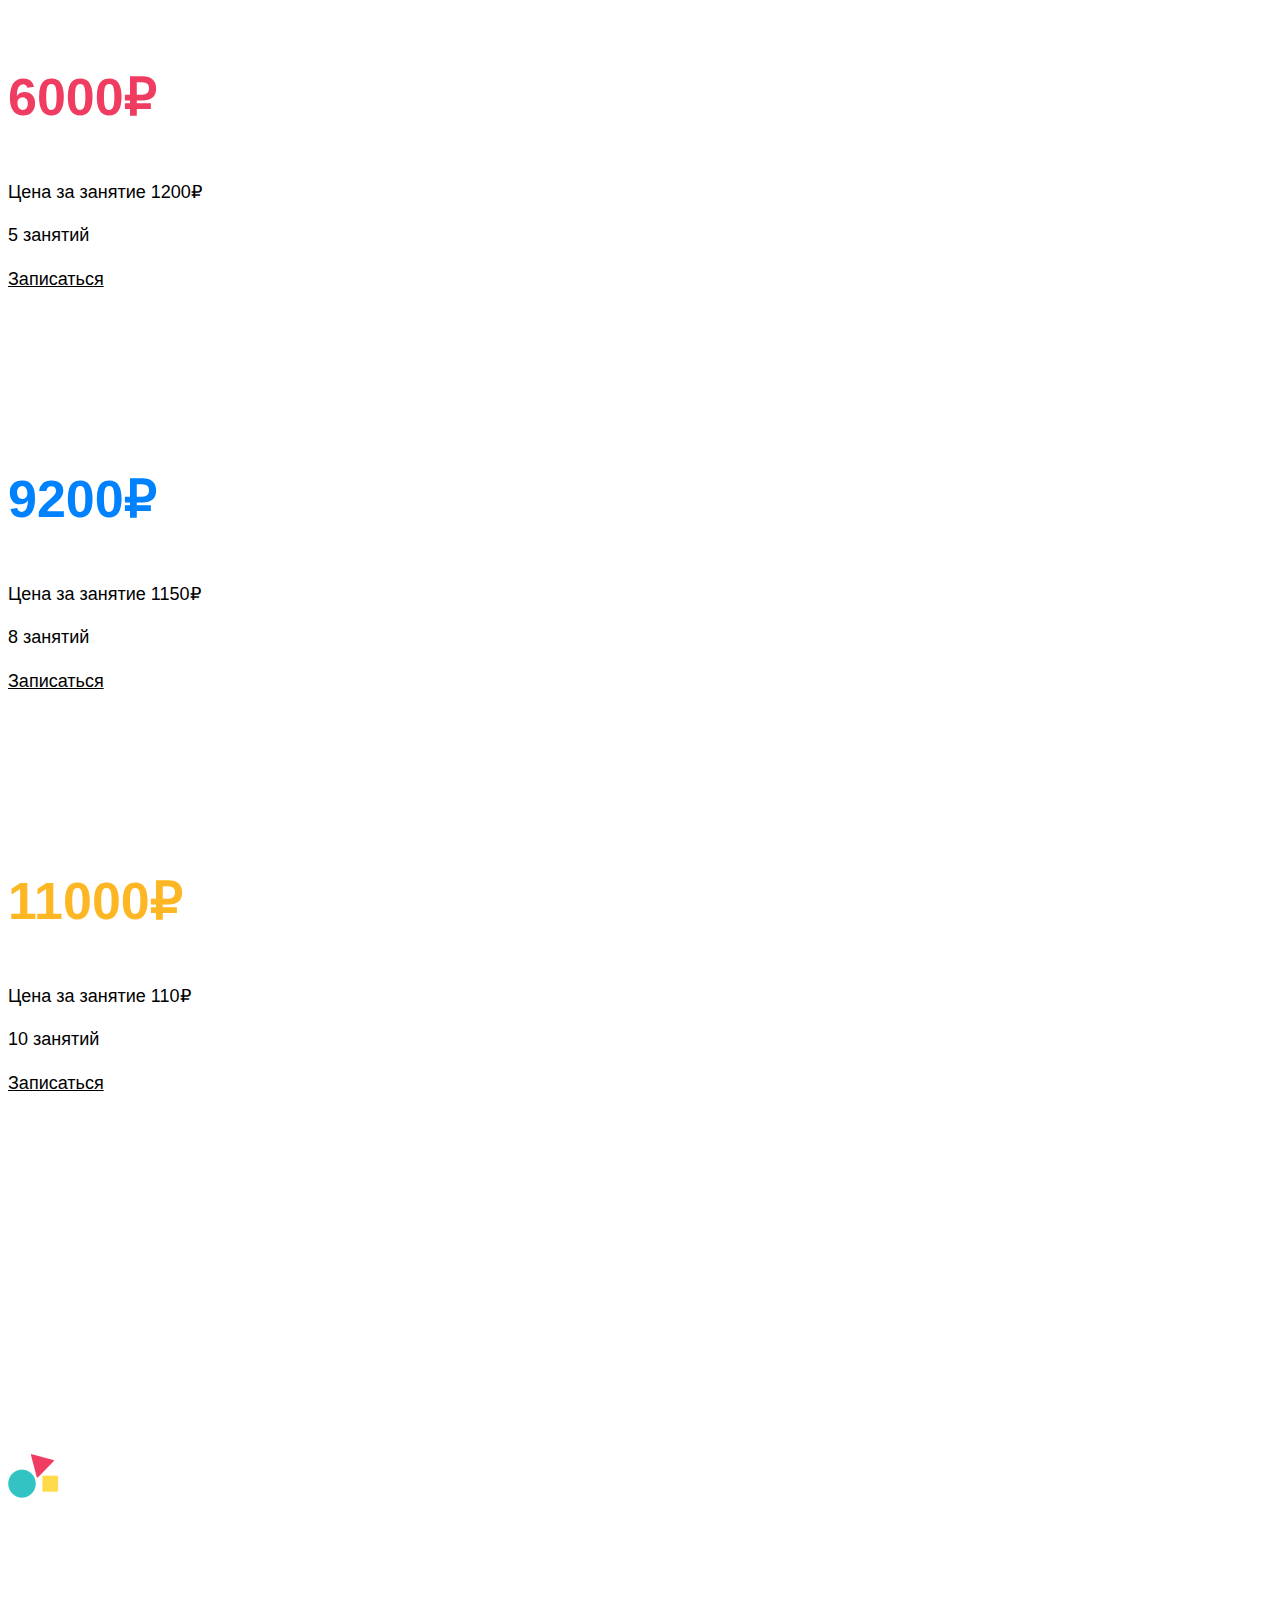
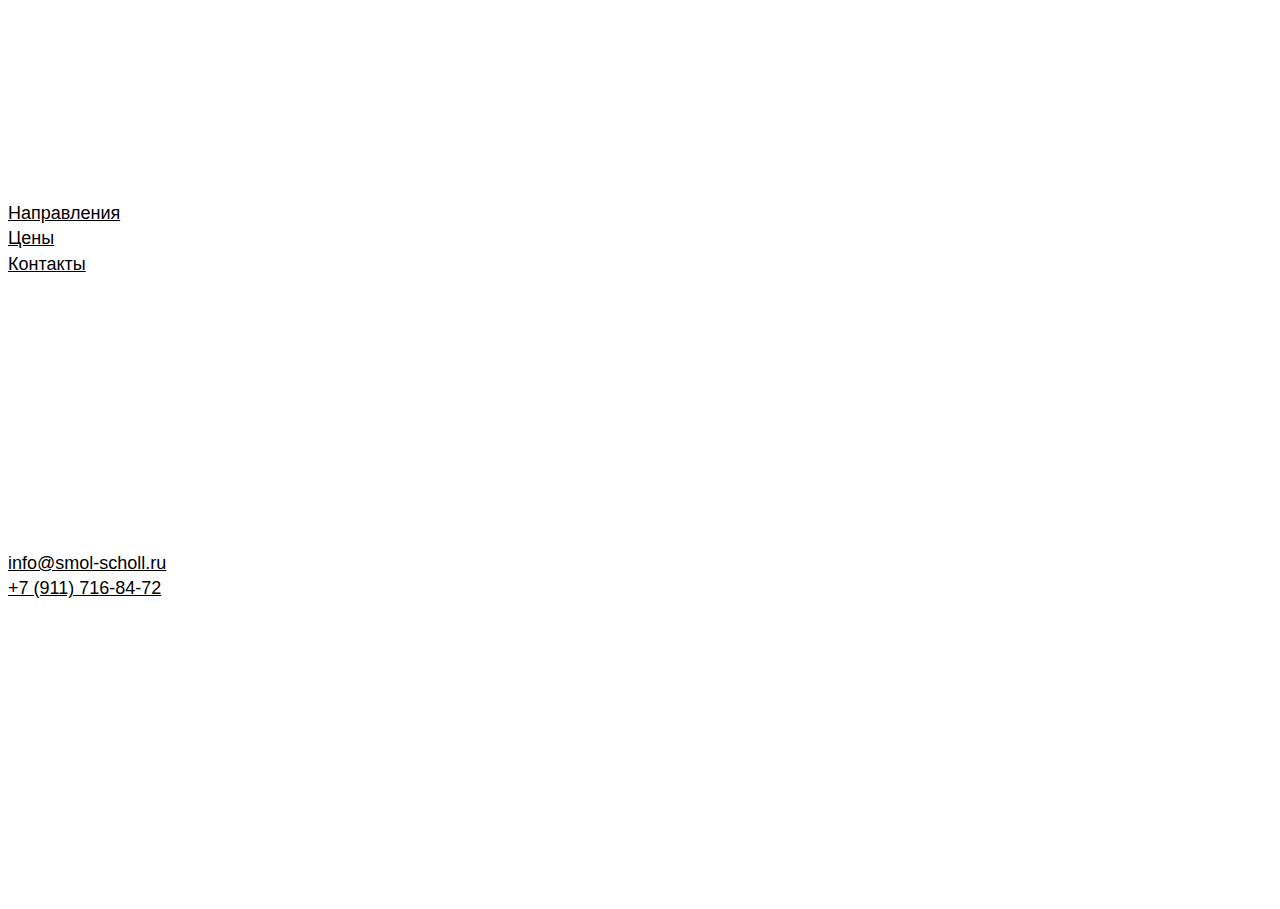
<file: price.html>
<!DOCTYPE html>
<html lang="ru">
<head>
    <meta charset="UTF-8">
    <meta http-equiv="X-UA-Compatible" content="IE=edge">
    <meta name="viewport" content="width=device-width, initial-scale=1.0">
    <title>Цены онлайн-школы SmolSchool</title>
    <link rel="shortcut icon" href="images/icon.png" type="image/png">
    <link rel="stylesheet" href="styles_price.css" type="text/css">
    <link href="https://cdn.jsdelivr.net/npm/bootstrap@5.0.1/dist/css/bootstrap.min.css" rel="stylesheet" integrity="sha384-+0n0xVW2eSR5OomGNYDnhzAbDsOXxcvSN1TPprVMTNDbiYZCxYbOOl7+AMvyTG2x" crossorigin="anonymous">
</head>

<body>

  <div class="container">
    <div class="row align-items-center m-3">

      <div class="col-3">
        <a href="index.html"><img src="images/logotip_mini.png" alt="logotip" class="logotip_header"></a>
      </div>

      <div class="col-6">
        <div class="d-flex justify-content-evenly">
          
          <div class="nav-item">
            <a class="nav-link link-dark" aria-current="page" href="price.html">Цены</a>
          </div>

          <div class="nav-item">
            <a class="nav-link link-dark" href="directions.html">Направления</a>
          </div>

          <div class="nav-item">
            <a class="nav-link link-dark" href="#contacts">Контакты</a>
          </div>

        </div>
      </div>

      <button type="button" class="col-3 btn btn-primary btn-lg btn-block btn-lg">Записаться</button>

    </div>
  </div>  



  <h2 class="text-center border-top border-dark  h2_margin">Цена</h2>



  <div class="container">
    <div class="row gx-5 gy-5 row-cols-3 text-center">

      <div class="col">
       <div class="d-flex flex-column p-3 border border-dark rounded_20 width_cards">
          
        <h3 class="mb-auto p-2 card-title card_h3 color_purple">0₽</h3>
        <p class="p-2 card-text">Пробное занятие</p>
        <a href="404_error.html" class="btn btn-outline-dark">Записаться</a>
          
       </div>
      </div>

      <div class="col">
        <div class="d-flex flex-column p-3 border border-dark rounded_20 width_cards">
           
          <h3 class="mb-start p-2 card-title card_h3 color_green">1300₽</h3>
          <p class="mb-auto p-2 card-text">Цена за занятие 1300₽</p>
          <p class="p-2 card-text">1 занятие</p>
          <a href="404_error.html" class="btn btn-outline-dark">Записаться</a>
           
        </div>
       </div>

       <div class="col">
        <div class="d-flex flex-column p-3 border border-dark rounded_20 width_cards">
           
          <h3 class="mb-start p-2 card-title card_h3 color_pink">3750₽</h3>
          <p class="mb-auto p-2 card-text">Цена за занятие 1250₽</p>
          <p class="p-2 card-text">3 занятия</p>
          <a href="404_error.html" class="btn btn-outline-dark">Записаться</a>
           
        </div>
       </div>

       <div class="col">
        <div class="d-flex flex-column p-3 border border-dark rounded_20 width_cards">
           
          <h3 class="mb-start p-2 card-title card_h3 color_red">6000₽</h3>
          <p class="mb-auto p-2 card-text">Цена за занятие 1200₽</p>
          <p class="p-2 card-text">5 занятий</p>
          <a href="404_error.html" class="btn btn-outline-dark">Записаться</a>
           
        </div>
       </div>

       <div class="col">
        <div class="d-flex flex-column p-3 border border-dark rounded_20 width_cards">

           
          <h3 class="mb-start p-2 card-title card_h3 color_blue">9200₽</h3>
          <p class="mb-auto p-2 card-text">Цена за занятие 1150₽</p>
          <p class="p-2 card-text">8 занятий</p>
          <a href="404_error.html" class="btn btn-outline-dark">Записаться</a>
           
        </div>
       </div>

       <div class="col">
        <div class="d-flex flex-column p-3 border border-dark rounded_20 width_cards">
           
          <h3 class="mb-start p-2 card-title card_h3 color_yellow">11000₽</h3>
          <p class="mb-auto p-2 card-text">Цена за занятие 110₽</p>
          <p class="p-2 card-text">10 занятий</p>
          <a href="404_error.html" class="btn btn-outline-dark">Записаться</a>
        
        </div>
       </div>

    </div>
  </div>


  <div class="bg-dark">
    
    <div class="container margin_footer">
      <div class="row gx-5 gy-5 row-cols-3 paddimg_footer">
  
        <div class="col">
          <div class="d-flex flex-column p-3 border border-dark rounded_20 width_cards">
            
            <a href="index.html"><img src="images/logotip_white.png" alt="logotip" class="logotip_header"></a>
            
          </div>
        </div>
  
        <div class="col">
          <div class="d-flex flex-column p-3 border border-dark rounded_20 width_cards">
             
            <div class="nav-item">
              <a class="nav-link text-white" href="directions.html">Направления</a>
            </div>
            
            <div class="nav-item">
              <a class="nav-link text-white" aria-current="page" href="price.html">Цены</a>
            </div>

            <div class="nav-item">
              <a class="nav-link text-white" href="#contacts">Контакты</a>
            </div>
             
          </div>
        </div>
  
        <div class="col">
          <div class="d-flex flex-column p-3 border border-dark rounded_20 width_cards">
             
            <div class="nav-item">
              <a class="nav-link text-white" aria-current="page" href="mailto:info@smol-scholl.ru">info@smol-scholl.ru</a>
            </div>

            <div class="nav-item" id="contacts">
              <a class="nav-link text-white" href="tel:+79117168472">+7 (911) 716-84-72</a>
            </div>
             
          </div>
        </div>

      </div>
    </div>

  </div>



  <script src="https://cdn.jsdelivr.net/npm/bootstrap@5.0.1/dist/js/bootstrap.bundle.min.js" integrity="sha384-gtEjrD/SeCtmISkJkNUaaKMoLD0//ElJ19smozuHV6z3Iehds+3Ulb9Bn9Plx0x4" crossorigin="anonymous"></script>



</body>
</html>
</file>
<file: styles.css>
* {
    margin: 0;
    padding: 0;
    font-family: 'Rubik', sans-serif;
    font-style: normal;
    font-weight: 400;
    font-size: 18px;
    line-height: 140%;
    color: #000000;
    text-decoration: none;
}

.centering {
    display: flex;
    margin-left: auto;
    margin-right: auto;
    justify-content: center;
}

img.logotip_header{
    width: 260px;
    height: 48px;
}

.header_logotip_nav_button {
    height: 100px;
    align-items:center;
    justify-content: space-between;
    width: 1160px;
}

.nav {
    display: flex;
    width: 370px;
    justify-content: space-between;
    padding: 10px;
}

.button_1 {
    padding: 17px 68px;
    font-size: 22px;
    line-height: 26px;
    border-radius: 5px;
    background-color: #ffffff;
    border: 1px double #000000;
}

.button_1:hover{
    background-color: #2DD0BC;
    color: #ffffff;
}

.flex_item {
    padding: 10px;
    text-align:center;
    list-style: none;
}

.block_home_screen {
    width: 1440px;
    height: 670px;
    background-color: #5F49FA;
    background-image: url(images/back_ground_home_screen.png);
    background-position: center center;
    align-items:center;
    flex-direction:column;
}

.item_home_screen {
    color: #ffffff;
    text-align: center;
}

h1.item_home_screen {
    font-weight: 600;
    font-size: 72px;
    line-height: 104%;
    width: 706px;
    margin-bottom: 40px;
}

p.item_home_screen {
    width: 508px;
}

.between_blocks {
    height: 95px;
}

.between_blocks_with_text {
    height: 73px;
}

h2 {
    font-weight: 600;
    font-size: 52px;
    line-height: 62px;
    display: flex;
    justify-content:center;
    margin-bottom: 40px;
}

h3 {
    font-weight: 500;
    font-size: 32px;
    line-height: 38px;
}

.item_block_directions {
    width: 1240px;
    flex-wrap: wrap;
}

.element_block_directions {
    border: 1px double #000000;
    padding: 60px 29px;
    width: 312px;
    border-radius: 20px;
    display: flex;
    flex-direction:column;
    text-align: center;
    margin: 0px 20px 40px 20px;
}

.element_block_directions_margin_button {
    margin-bottom: 0px;
}

.img_block_directions {
    width: 80px;
    height: 80px;
    margin-bottom: 40px;
}

.h3_block_directions {
    margin-bottom: 20px;
    text-align: center;
}

.block_why_choose_us {
    height: 738px;
    width: 1440px;
    background-color: #F8D341;
    align-items:center;
}

.block_inside_why_choose_us {
    height: 548px;
    width: 1328px;
    margin-left: auto;
    margin-right: auto;
    background-color: #ffffff;
    border: 1px double #000000;
    border-radius: 20px;
}

.h2_block_why_choose_us {
    margin-top: 74px;
}

.img_block_why_choose_us_all {
    height: 100px;
    margin-bottom: 31px;
}

.img_block_why_choose_us_1 {
    width: 104px;
}

.img_block_why_choose_us_2 {
    width: 103px;
}

.img_block_why_choose_us_3 {
    width: 122px;
}

.element_block_why_choose_us {
    display: flex;
    flex-direction:column;
    text-align: center;
}

.element_2_3 {
    width: 360px;
    margin-left: 40px;
}

.element_1 {
    width: 351px;
    margin-right: 5px;
}

.item_block_why_choose_us {
    width: 1240px;
}

.element_block_teachers {
    width: 360px;
    border: 1px double #000000;
    border-radius: 20px;
    display: flex;
    flex-direction:column;
    text-align: center;
}

.img_block_teachers {
    border-radius: 20px 20px 0px 0px;
}

.h3_block_teachers {
    padding: 20px 0px;
    text-align: center;
}

.ul_block_teachers {
    list-style: square;
    text-align: left;
    list-style: outside disc;
	margin: 0px 46px 40px 74px;
    display: block;
}
.item_block_teachers {
    width: 1160px;
    justify-content: space-between;
}

.block_application {
    width: 1160px;
    height: 560px;
    border: 1px double #000000;
}

.item_block_application {
    width: 460px;
}

.h3_block_application {
    width: 310px;
    margin: 40px 78px;
    text-align: center;
}

.input_field_block_application {
    padding: 20px;
    margin: 0px 35px 20px 41px;
    border: 1px double #000000;
    width: 332px;
}

.button_2 {
    font-weight: 400;
    font-size: 32px;
    line-height: 38px;
    color: #ffffff;
    padding: 19px 105px 19px 106px;
    border: 1px double #000000;
    text-align:center;
    background-color: #2DD0BC;
    display: flex;
    justify-content: center;
    margin: 40px 41px 20px 41px;
}

.block_how_training {
    height: 1229px;
    width: 1440px;
    background-color: #F8D341;
    align-items:center;
}

.block_inside_how_training {
    height: 1039px;
    width: 1160px;
    margin-left: auto;
    margin-right: auto;
    background-color: #ffffff;
    border: 1px double #000000;
    border-radius: 20px;
}

.item_block_how_training {
    width: 910px;
    display: flex;
    flex-direction:column;
}

.element_block_how_training {
    display: flex;
    justify-content: space-between;
    align-items:center;
    margin-bottom: 40px;
}

.text_element_block_how_training {
    width: 600px;
}

.h3_block_how_training {
    margin-bottom: 20px;
}

.item_block_feedback {
    display: flex;
    justify-content: space-between;
    flex-wrap:wrap;
    width: 1160px;
}

.element_block_feedback {
    width: 560px;
    height: 264.5px;
    border: 1px double #000000;
    border-radius: 20px;
}

.element_block_feedback_1_line {
    margin-bottom: 40px;
}

.signature_block_feedback {
    display: flex;
    align-items:center;
    margin: 18px;
}
     
.p_signature_block_feedback {
    margin-left: 10px;
    font-size: 20px;
}

.p_element_block_feedback {
    background-color: #0082FE;
    color: #ffffff;
    padding: 34px 40px;
    width: 480px;
    border-radius: 0px 0px 20px 20px;
}

footer {
    background-color: #242424;
}

.footer {
    padding-top: 95px;
    padding-bottom: 95px;
}

.flex_item_footer {
    padding: 10px;
    text-align:left;
    list-style: none;
    
}

.white_text {
    color: #ffffff;
}

.alignment_footer {
    margin-left: 274px;
    margin-right: 274px;
}

.item_block_question_answer {
    width: 1160px;
    flex-direction:column;
}

.element_block_question_answer {
    justify-content: space-between;
    display: flex;
    border-bottom: 1px double #000000;
}

.indent_block_question_answer {
    padding-top: 20px;
}

.p__block_question_answer {
    margin-top: 20px;
    padding-bottom: 28px;
    width: 1000px;
}

.img_block_question_answer {
    height: 34px;
}
</file>
<file: styles_404_error.css>
.block_home_screen_404_error {
    background-image: url(images/back_ground_home_screen_404_error.png);
    background-color: transparent; 
    border-top: 1px double #000000;
}

.item_home_screen {
    color: #000000;
}
</file>
<file: styles_directions.css>
* {
    margin: 0;
    padding: 0;
    font-family: 'Rubik', sans-serif;
    font-style: normal;
    font-weight: 400;
    font-size: 18px;
    line-height: 140%;
    color: #000000;
    text-decoration: none;
}

h3 {
    font-weight: 500;
    font-size: 32px;
    line-height: 38px;
}

.nav_header {
    list-style: none;
    display: grid;
    grid-template-columns: repeat(3, 1fr);
    grid-gap: 60px;
    cursor: pointer; /*решение проблемы: при наведении на кнопку курсор не менялся, когда была кнопка */
}

.nav_header_li_1 {
    text-align: center;
}

.button_1 {
    padding: 17px 68px;
    font-size: 1.22rem;
    line-height: 1.44rem;
    border-radius: 5px;
    background-color: #ffffff;
    border: 1px double #000000;
    align-items: center;
    text-decoration: none;
    margin: auto;
}

.button_element_block_header_logotip_nav_button {
    display: grid;
    justify-content: right;
}

h2 {
    font-weight: 600;
    font-size: 52px;
    line-height: 62px;
    display: grid;
    justify-content:center;
    padding-top: 73px;
    border-top: 1px double #000000;
}

.block_directions_and_header {
    display: grid;
    grid-gap: 40px;
    justify-content: center;
    margin: 81px auto 190px auto;
    grid-template-columns: repeat(auto-fill, minmax(350px, 25%));
}

.centering {
    align-items: center;
    margin-top: 20px;
    margin-bottom: 20px;
}

.element_block_directions {
    border: 1px double #000000;
    border-radius: 20px;
    text-align:center;
    padding: 16% 8%;
}

.big_element_block_directions {
    padding: 16% 7%;
}

.h3_element_block_directions {
    padding-top: 11%;
    padding-bottom: 5.5%;
}

footer {
    display: grid;
    border: 1px double #000000;
    background-color: #242424;
    color: #FFFFFF;
    padding-top: 95px;
    padding-bottom: 75px;
}

.nav_footer {
    list-style: none;
    display: grid;
    grid-template-rows: repeat(3, 1fr);
    cursor: pointer; /*решение проблемы: при наведении на кнопку курсор не менялся, когда была кнопка */
}

.li_nav_footer {
    color: #ffffff;
    margin-bottom: 20px;
}

.white_text {
    color: #ffffff;
}

.end {
    margin-bottom: 0px;
}
</file>
<file: styles_price.css>
* {
    font-family: 'Rubik', sans-serif;
    font-style: normal;
    font-weight: 400;
    font-size: 18px;
    line-height: 140%;
    color: #000000;
}

.h2_margin {
    padding-top: 64px;
    padding-bottom: 70px;
    font-weight: 600;
    font-size: 52px;
    line-height: 62px;
}

.width_cards {
    height: 350px;
}

.card_h3{
    font-weight: 600;
    font-size: 52px;
    line-height: 62px;
}

.rounded_20 {
    border-radius: 20px;
}

.color_purple {
    color: #5F49FA;
}

.color_green {
    color: #2DD0BC;
}

.color_pink {
    color: #FD24F4;
}

.color_red {
    color: #F03C60;
}

.color_blue {
    color: #0082FE;
}

.color_yellow {
    color: #FDB724;
}

.paddimg_footer {
    padding-top: 41px;
}

.margin_footer {
    margin-top: 190px;
}
</file>
